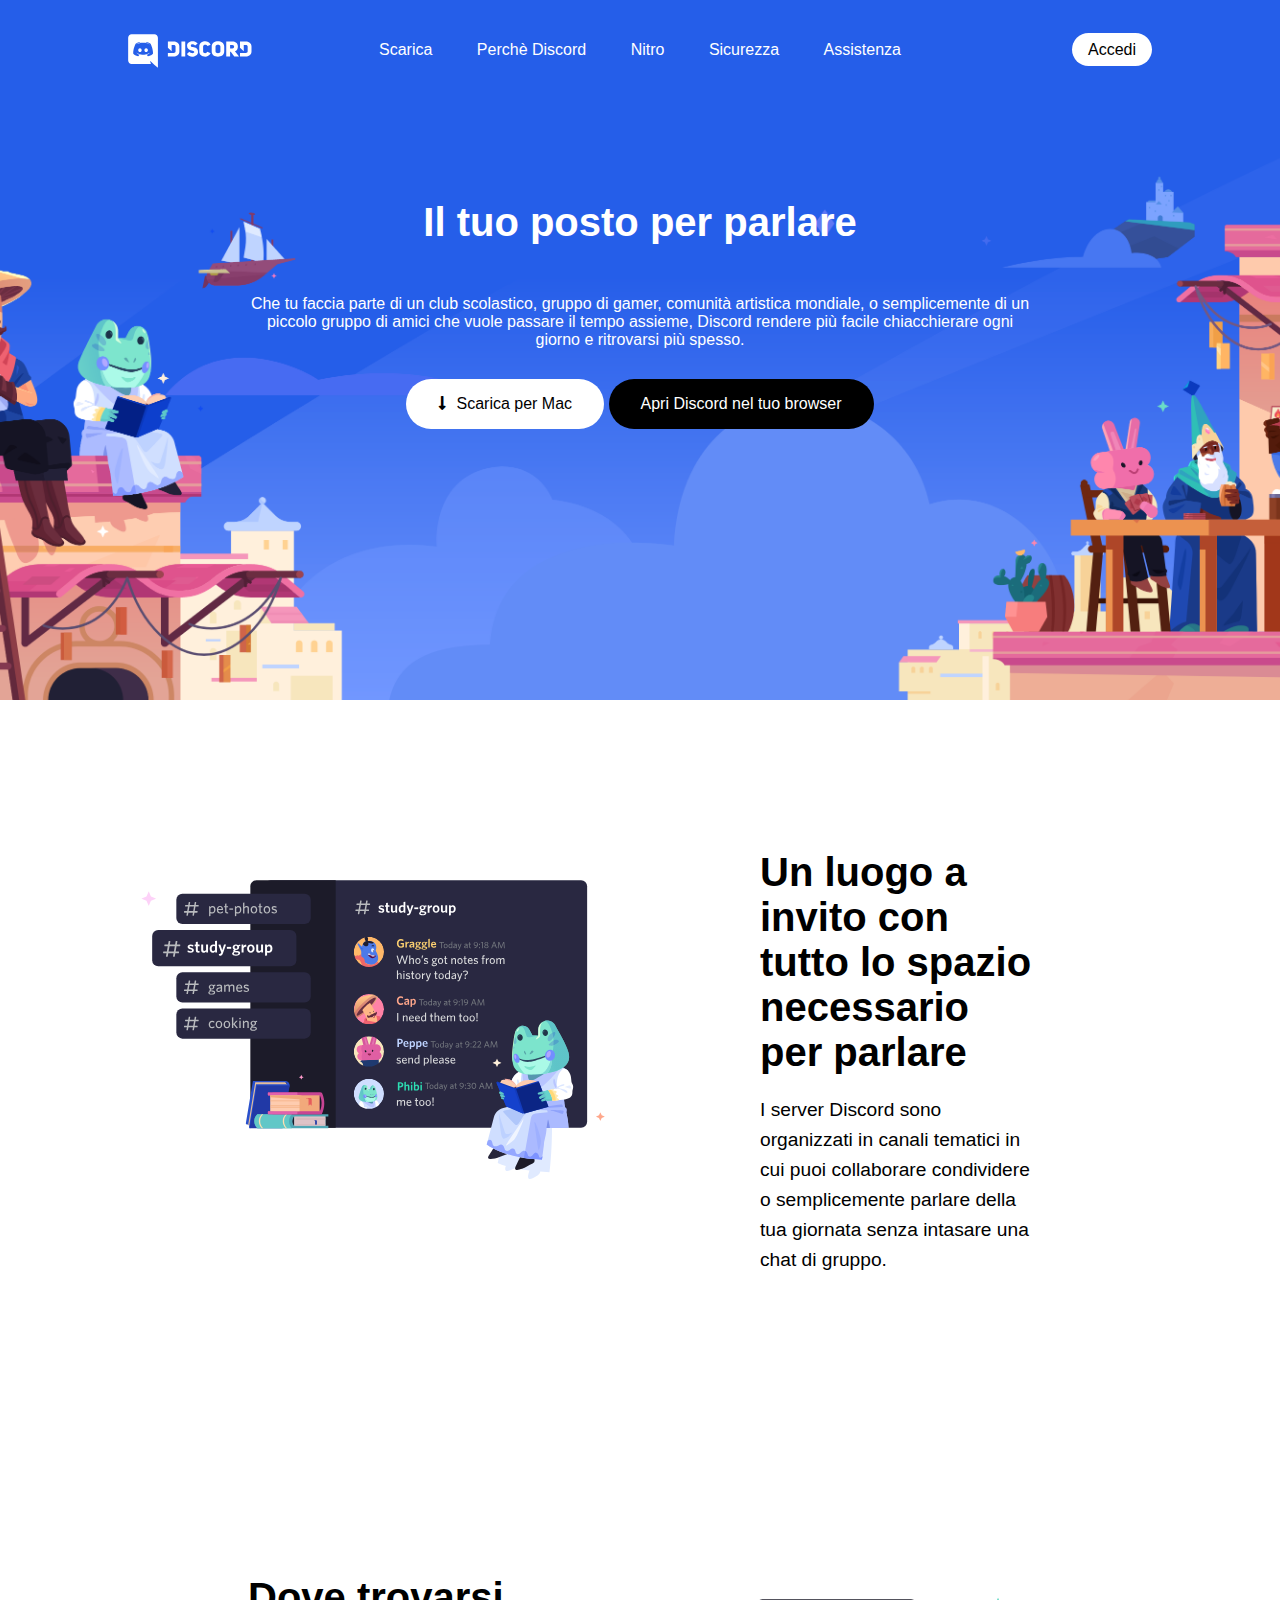
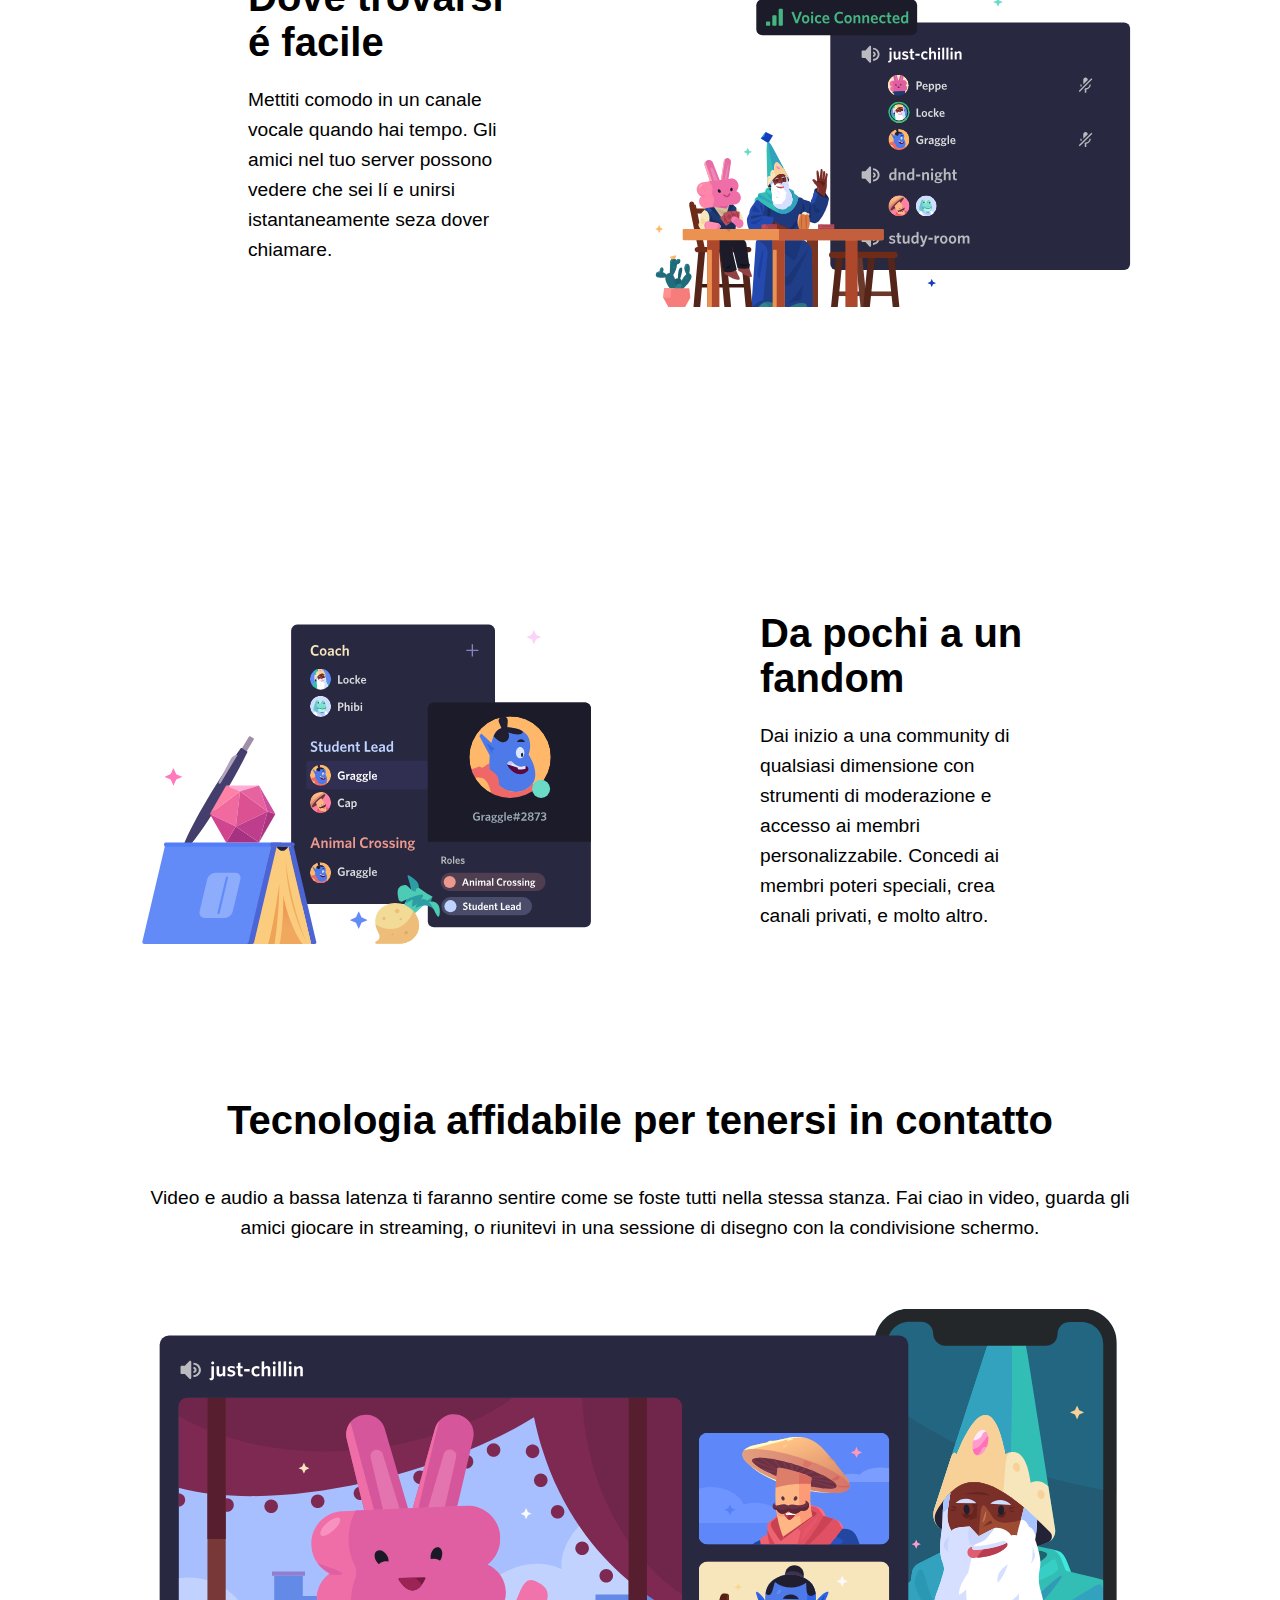
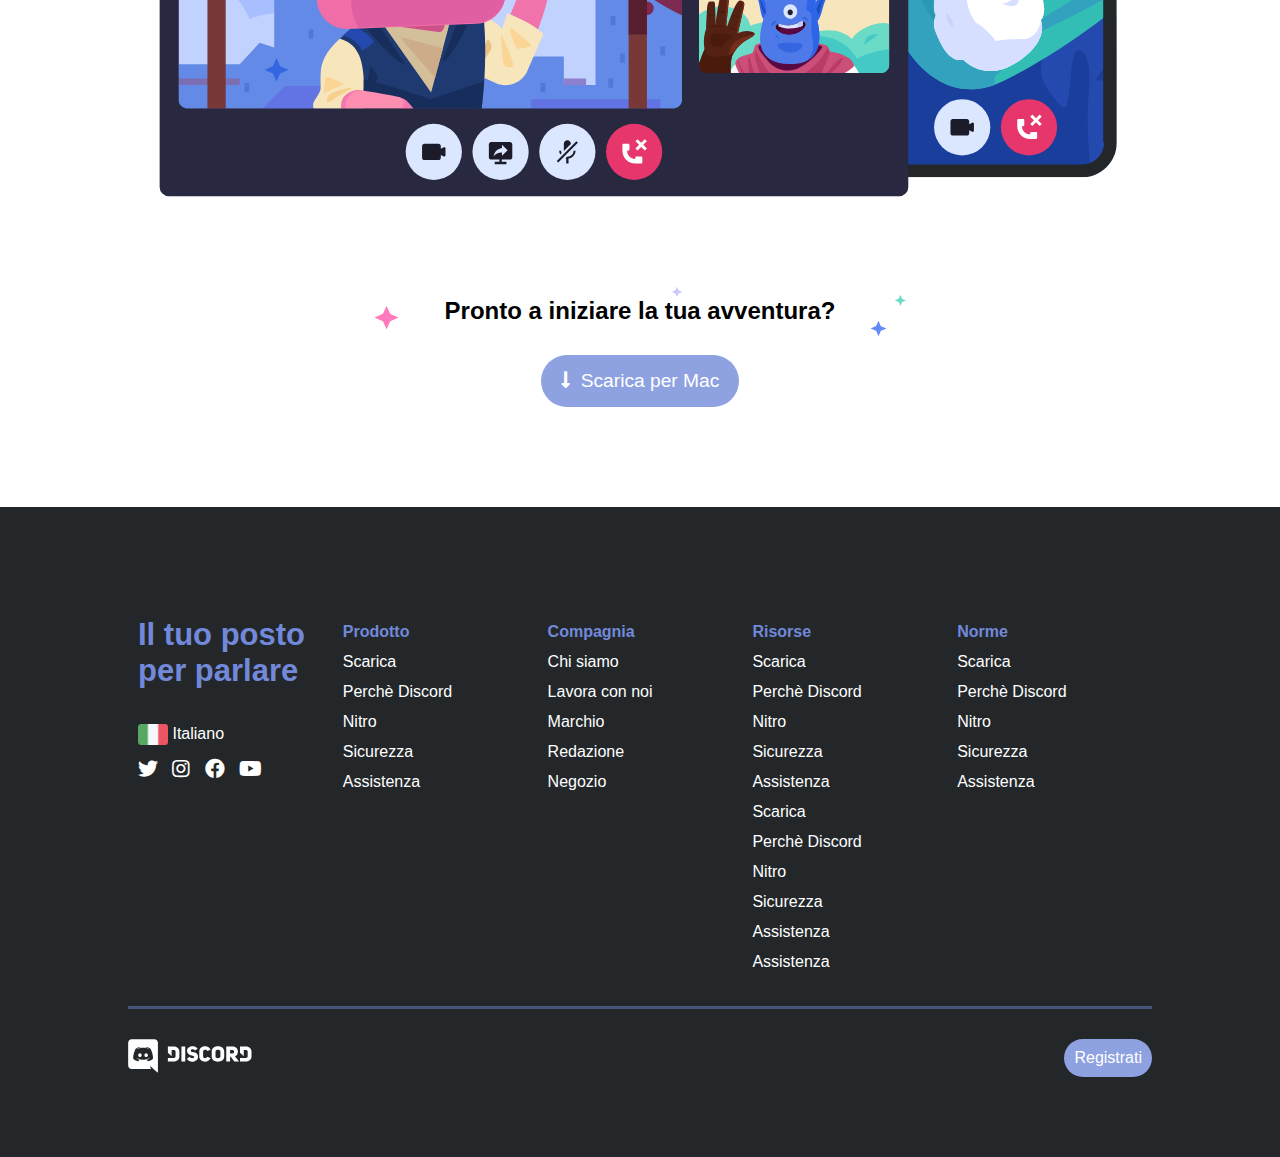
<file: index.html>
<!DOCTYPE html>
<html lang="en">
<head>
    <meta charset="UTF-8">
    <meta http-equiv="X-UA-Compatible" content="IE=edge">
    <meta name="viewport" content="width=device-width, initial-scale=1.0">
    <title>htmlcss-discord</title>
    <link rel="stylesheet" href="css/style.css">
    <link rel="stylesheet" href="https://cdnjs.cloudflare.com/ajax/libs/font-awesome/5.15.0/css/all.min.css"
</head>
<body>

    <!-- Inizio Header -->
    
    <header>
        <div class="contenitore">
            <div class="riga">

                <!-- Inizio Logo -->

                <div class="logo">
                    <a href="#">
                        <img src="img/logo.svg" alt="logo discord">
                    </a>
                </div>

                <!-- Fine Logo -->

                <!-- Inizio Nav -->

                <nav>
                    <ul>
                        <li><a href="#">Scarica</a></li>
                        <li><a href="#">Perch&egrave; Discord</a></li>
                        <li><a href="#"> Nitro</a></li>
                        <li><a href="#">Sicurezza</a></li>
                        <li><a href="#">Assistenza</a></li>
                    </ul>
                </nav>

                <!-- Fine Nav -->

                <!-- Inizio Login  -->

                <div id="login">
                    <a class="bottone" href="#">Accedi</a>
                </div>

                <!-- Fine Login -->

            </div>
        </div>
    </header>

    <!-- Fine Header -->

    <main>

    <!-- Inizio Jumbotron -->

    <section id="jumbotron">

        <!-- Inizio Primo Contenitore -->

        <div class="contenitore contenitore-primo">

            <h1>Il tuo posto per parlare</h1>
            <p>Che tu faccia parte di un club scolastico, gruppo di gamer, comunit&agrave; artistica mondiale, o semplicemente di un piccolo gruppo di amici che vuole passare il tempo assieme, Discord rendere pi&ugrave; facile chiacchierare ogni giorno e ritrovarsi pi&ugrave; spesso.</p>

            <a href="#" class="bottone bottone-grande">
                <i class="fas fa-long-arrow-alt-down"></i>Scarica per Mac
            </a> 
            <a href="#" class="bottone bottone-grande bottone-nero">Apri Discord nel tuo browser</a>
        </div>
        
    </section>

        <!-- Fine Primo Contenitore -->

        <!-- Inizio Secondo Contenitore -->

    <section >

            <div class="contenitore">


                <div class="cont riga">

                    <div class="sinistra">
                        <img src="img/item1.svg" alt="">
                    </div>

                    <div class="destra">
                        <div class="testo-destra">
                            <h2>Un luogo a invito con tutto lo spazio necessario per parlare</h2>
                            <p>I server Discord sono organizzati in canali tematici in cui puoi collaborare condividere o semplicemente parlare della tua giornata senza intasare una chat di gruppo.</p>
                        </div>
                    </div>

                </div>
                
            </div>

    </section>

    <!-- Fine Secondo Contenitore -->

    <!-- Inizio Terzo Contenitore -->
    
    <section >

        <div class="contenitore">


            <div class="cont riga">


                <div class="sinistra">
                    <div class="testo-destra">
                        <h2>Dove trovarsi &eacute; facile</h2>
                        <p>Mettiti comodo in un canale vocale quando hai tempo. Gli amici nel tuo server possono vedere che sei l&iacute; e unirsi istantaneamente seza dover chiamare.</p>
                    </div>
                </div>

                <div class="destra">
                    <img src="img/item2.svg" alt="">
                </div>

            </div>
            
        </div>

    </section>

    <!-- Fine terzo contenitore -->

    <!-- Inizio Quarto Contenitore -->

    <section >

        <div class="contenitore">


            <div class="cont riga">

                <div class="sinistra">
                    <img src="img/item3.svg" alt="">
                </div>

                <div class="destra">
                    <div class="testo-destra">
                        <h2>Da pochi a un fandom</h2>
                        <p> Dai inizio a una community di qualsiasi dimensione con strumenti di moderazione e accesso ai membri personalizzabile. Concedi ai membri poteri speciali, crea canali privati, e molto altro.</p>
                    </div>
                </div>

            </div>
            
        </div>

    </section>

    <!-- Fine Quarto Contenitore -->

    <!-- Inizio Quinto Contenitore -->
    <section id="download-discord">
        <div class="contenitore">
            <div class="testo-sopra">
                <h2>
                    Tecnologia affidabile per tenersi in contatto
                 </h2>
                <p>
                    Video e audio a bassa latenza ti faranno sentire come se foste tutti nella stessa stanza. Fai ciao in video, guarda gli amici giocare in streaming, o riunitevi in una sessione di disegno con la condivisione schermo.
                </p>
            </div>
            <img src="img/item4-big.svg" alt="" >
            <h2 id="stelline">
                Pronto a iniziare la tua avventura?
            </h2>
            <a href="#" class="bottone bottone-grande">
                <i class="fas fa-long-arrow-alt-down"></i>Scarica per Mac
            </a> 
        </div>
    </section>

    <!-- Fine quinto contenitore -->

    <!-- Inizio Footer -->

    <!-- Footer Alto -->

    <footer>
        <div class="contenitore">
            <div class="cont-footer-alto riga">
                <div class="colonna">
                    <ul>
                        <li>
                            <h2>Il tuo posto per parlare</h2>
                        </li>
                        <li>
                            <div class="cont-lingua">
                                <img class="bandiera" src="img/ita.png" alt="">
                                <span class="lingua">Italiano </span>
                            </div>
                        </li>
                        <li class="social">
                            <a href="#"><i class="fab fa-twitter"></i></i></a>
                            <a href="#"><i class="fab fa-instagram"></i></i></a>
                            <a href="#"><i class="fab fa-facebook"></i></a>
                            <a href="#"><i class="fab fa-youtube"></i></i></a>
                        </li>
                    </ul>
                </div>
                <div class="colonna">
                    <ul class="menu-footer">
                        <li>
                            <h4>Prodotto</h4>
                        </li>
                        <li>Scarica</li>
                        <li>Perchè Discord</li>
                        <li>Nitro</li>
                        <li>Sicurezza</li>
                        <li>Assistenza</li>
                    </ul>
                </div>
                <div class="colonna">
                    <ul class="menu-footer">
                        <li>
                            <h4>Compagnia</h4>
                        </li>
                        <li>Chi siamo</li>
                        <li>Lavora con noi</li>
                        <li>Marchio</li>
                        <li>Redazione</li>
                        <li>Negozio</li>
                    </ul>
                </div>
                <div class="colonna">
                    <ul class="menu-footer">
                        <li>
                            <h4>Risorse</h4>
                        </li>
                        <li>Scarica</li>
                        <li>Perchè Discord</li>
                        <li>Nitro</li>
                        <li>Sicurezza</li>
                        <li>Assistenza</li>
                        <li>Scarica</li>
                        <li>Perchè Discord</li>
                        <li>Nitro</li>
                        <li>Sicurezza</li>
                        <li>Assistenza</li>
                        <li>Assistenza</li>
                    </ul>
                </div>
                <div class="colonna">
                    <ul class="menu-footer">
                        <li>
                            <h4>Norme</h4>
                        </li>
                        <li>Scarica</li>
                        <li>Perchè Discord</li>
                        <li>Nitro</li>
                        <li>Sicurezza</li>
                        <li>Assistenza</li>
                    </ul>
                </div>
            </div>
            <hr>
            <!-- Footer Alto Fine -->

            <!-- Footer Basso Inizio -->

            <div class="cont-footer-basso riga">
                <div class="footer-logo logo">
                    <a href="#">
                        <img id="logo" src="img/logo.svg" alt="">
                    </a>   
                </div>
                <div class="footer-bottone">
                    <a class="bottone footer-bottone" href="#">Registrati</a>
                </div>

            </div>
        </div>
    </footer>
    </main>
</body>
</html>
</file>
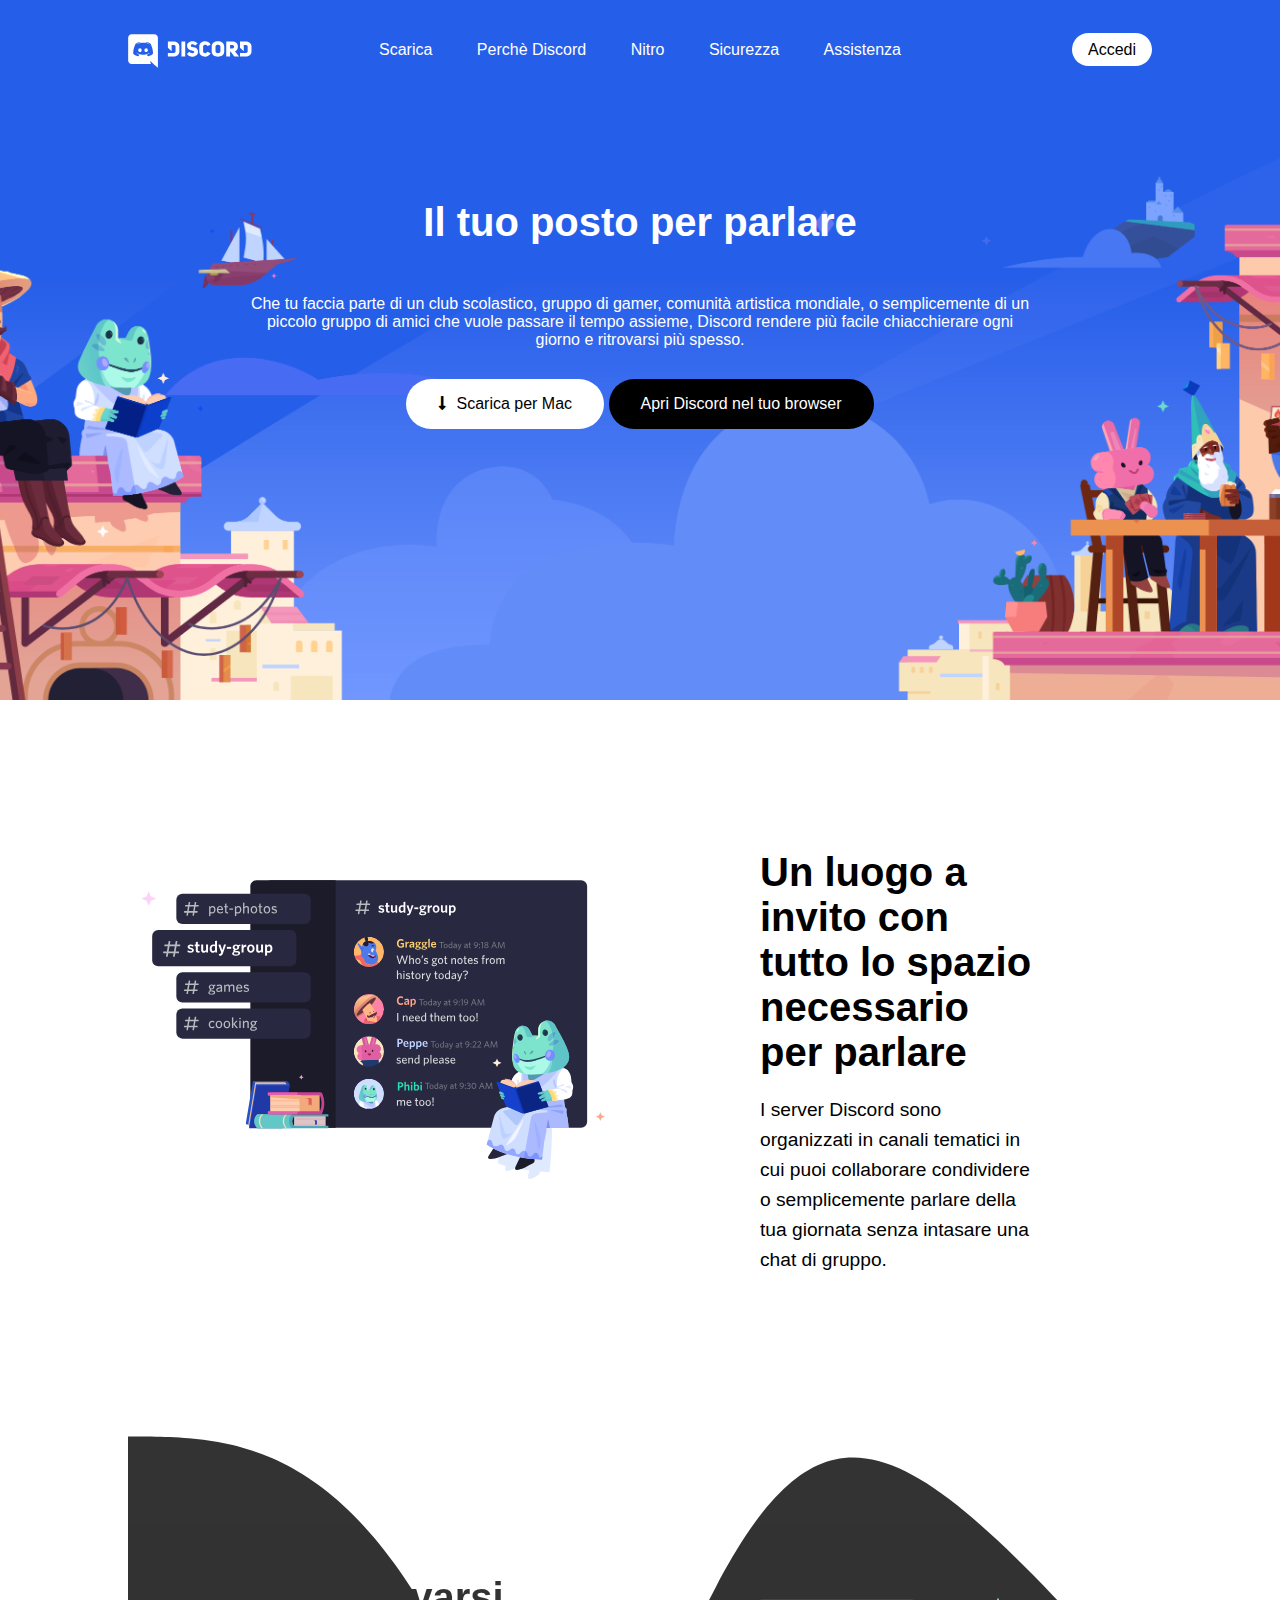
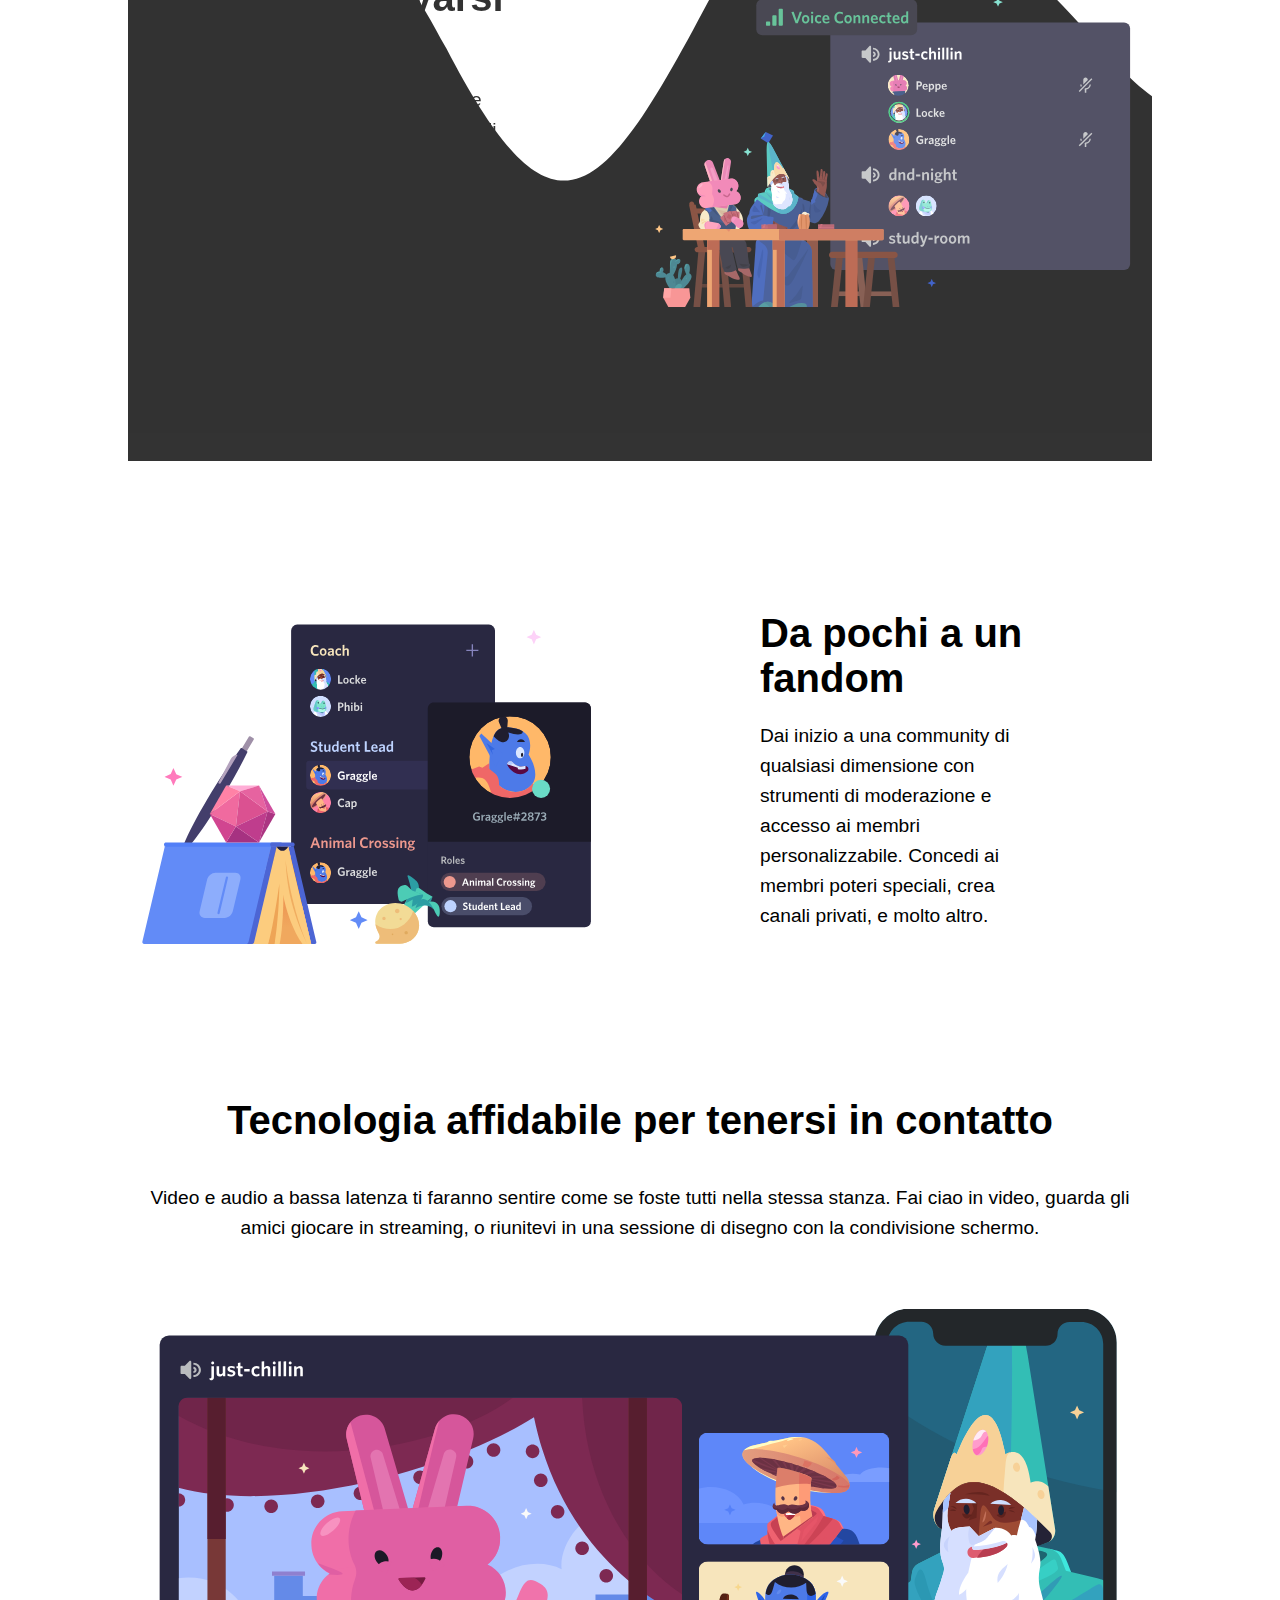
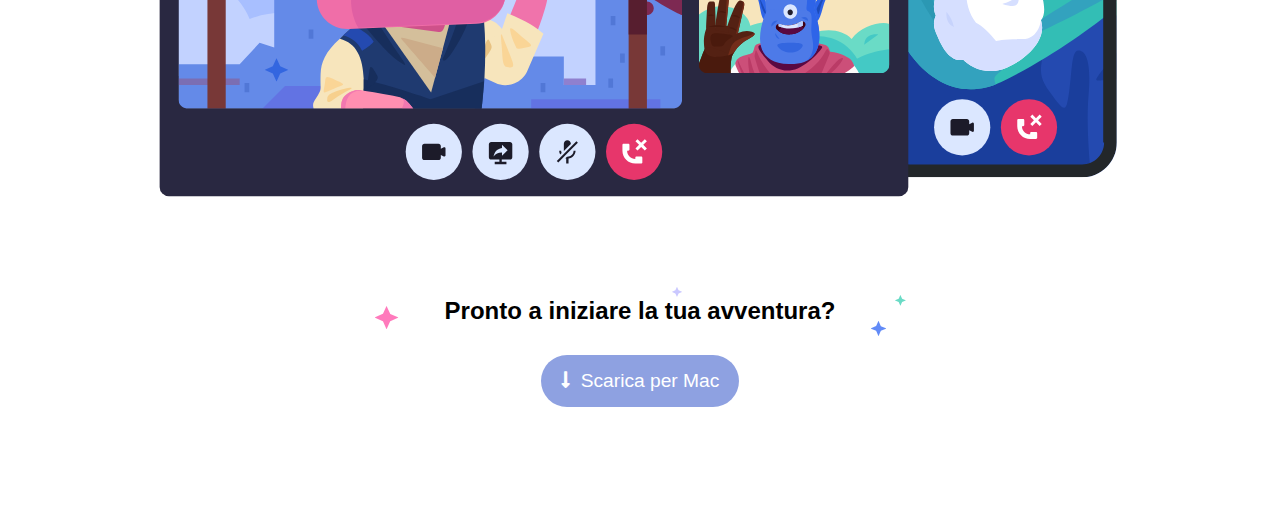
<file: bonus/index.html>
<!DOCTYPE html>
<html lang="en">
<head>
    <meta charset="UTF-8">
    <meta http-equiv="X-UA-Compatible" content="IE=edge">
    <meta name="viewport" content="width=device-width, initial-scale=1.0">
    <title>htmlcss-discord</title>
    <link rel="stylesheet" href="css/style.css">
    <link rel="stylesheet" href="https://cdnjs.cloudflare.com/ajax/libs/font-awesome/5.15.0/css/all.min.css"
</head>
<body>

    <!-- Inizio Header -->
    
    <header>
        <div class="contenitore">
            <div class="riga">

                <!-- Inizio Logo -->

                <div id="logo">
                    <a href="#">
                        <img src="img/logo.svg" alt="logo discord">
                    </a>
                </div>

                <!-- Fine Logo -->

                <!-- Inizio Nav -->

                <nav>
                    <ul>
                        <li><a href="#">Scarica</a></li>
                        <li><a href="#">Perch&egrave; Discord</a></li>
                        <li><a href="#"> Nitro</a></li>
                        <li><a href="#">Sicurezza</a></li>
                        <li><a href="#">Assistenza</a></li>
                    </ul>
                </nav>

                <!-- Fine Nav -->

                <!-- Inizio Login  -->

                <div id="login">
                    <a class="bottone" href="#">Accedi</a>
                </div>

                <!-- Fine Login -->

            </div>
        </div>
    </header>

    <!-- Fine Header -->

    <main>

    <!-- Inizio Jumbotron -->

    <section id="jumbotron">

        <!-- Inizio Primo Contenitore -->

        <div class="contenitore contenitore-primo">

            <h1>Il tuo posto per parlare</h1>
            <p>Che tu faccia parte di un club scolastico, gruppo di gamer, comunit&agrave; artistica mondiale, o semplicemente di un piccolo gruppo di amici che vuole passare il tempo assieme, Discord rendere pi&ugrave; facile chiacchierare ogni giorno e ritrovarsi pi&ugrave; spesso.</p>

            <a href="#" class="bottone bottone-grande">
                <i class="fas fa-long-arrow-alt-down"></i>Scarica per Mac
            </a> 
            <a href="#" class="bottone bottone-grande bottone-nero">Apri Discord nel tuo browser</a>
        </div>
        
    </section>

        <!-- Fine Primo Contenitore -->

        <!-- Inizio Secondo Contenitore -->

    <section >

            <div class="contenitore">


                <div class="cont riga">

                    <div class="sinistra">
                        <img src="img/item1.svg" alt="">
                    </div>

                    <div class="destra">
                        <div class="testo-destra">
                            <h2>Un luogo a invito con tutto lo spazio necessario per parlare</h2>
                            <p>I server Discord sono organizzati in canali tematici in cui puoi collaborare condividere o semplicemente parlare della tua giornata senza intasare una chat di gruppo.</p>
                        </div>
                    </div>

                </div>
                
            </div>

    </section>

    <!-- Fine Secondo Contenitore -->

    <!-- Inizio Terzo Contenitore -->
    
    <section >

        <div class="contenitore">


            <div class="cont riga terzo-contenitore">


                <div class="sinistra">
                    <div class="testo-destra">
                        <h2>Dove trovarsi &eacute; facile</h2>
                        <p>Mettiti comodo in un canale vocale quando hai tempo. Gli amici nel tuo server possono vedere che sei l&iacute; e unirsi istantaneamente seza dover chiamare.</p>
                    </div>
                </div>

                <div class="destra">
                    <img src="img/item2.svg" alt="">
                </div>

            </div>
            
        </div>

    </section>

    <!-- Fine terzo contenitore -->

    <!-- Inizio Quarto Contenitore -->

    <section >

        <div class="contenitore">


            <div class="cont riga">

                <div class="sinistra">
                    <img src="img/item3.svg" alt="">
                </div>

                <div class="destra">
                    <div class="testo-destra">
                        <h2>Da pochi a un fandom</h2>
                        <p> Dai inizio a una community di qualsiasi dimensione con strumenti di moderazione e accesso ai membri personalizzabile. Concedi ai membri poteri speciali, crea canali privati, e molto altro.</p>
                    </div>
                </div>

            </div>
            
        </div>

    </section>

    <!-- Fine Quarto Contenitore -->

    <!-- Inizio Quinto Contenitore -->
    <section id="download-discord">
        <div class="contenitore">
            <div class="testo-sopra">
                <h2>
                    Tecnologia affidabile per tenersi in contatto
                 </h2>
                <p>
                    Video e audio a bassa latenza ti faranno sentire come se foste tutti nella stessa stanza. Fai ciao in video, guarda gli amici giocare in streaming, o riunitevi in una sessione di disegno con la condivisione schermo.
                </p>
            </div>
            <img src="img/item4-big.svg" alt="" >
            <h2 id="stelline">
                Pronto a iniziare la tua avventura?
            </h2>
            <a href="#" class="bottone bottone-grande">
                <i class="fas fa-long-arrow-alt-down"></i>Scarica per Mac
            </a> 
        </div>
    </section>

    <!-- Fine quinto contenitore -->
</file>
<file: css/style.css>
/* Inizio Common */

* {
    margin: 0;
    padding: 0;
    box-sizing: border-box;
}

html {
    font-family: Arial, Helvetica, sans-serif;
}

/* Fine Common */

/* Inizio Header */
.contenitore {
    width: 80%;
    max-width: 1180px;
    margin: 0 auto;
    height: 100%;
}

.riga:after {
    content: "";
    display: table;
    clear: both;
}

.bottone {
    background-color: white;
    text-decoration: none;
    display: inline-block;
    border-radius: 40px;
    color: black;
    padding: 8px 16px;
}

.bottone.bottone-grande {
    padding: 16px 32px;
}

.bottone.bottone-nero {
    background-color: black;
    color: white;
}

header {
    background-color: #255ee9;
    height: 100px;
    line-height: 100px;
}

#login .bottone {
    display: inline;
}

.logo {
    float: left;
    width: 15%;
}

.logo img {
    vertical-align: middle;
}

header nav {
    float: left;
    width: 70%;
}

header nav ul {
    text-align: center;
}

header nav ul li {
    display: inline-block;
}

header nav a {
    color: white;
    text-decoration: none;
    margin:  0px 20px;
}

#login {
    float: right;
    width: 15%;
    text-align: right;
}

/* Fine Header */

/* Inizio Jumbotron */

#jumbotron {
    background-image: url('../img/jumbo.png');
    background-size: cover;
    background-position: center;
    min-height: 600px;
    height: 500px;
}

#jumbotron .contenitore {
    max-width: 780px;
    text-align: center;
}

#jumbotron h1 {
    padding-top: 100px;
    margin-bottom: 50px;
    font-size: 2.5em;

}

#jumbotron p {
    margin-bottom: 30px;
    
}

#jumbotron .contenitore-primo  {
    color: white;
}

.fas {
    margin-right: 10px;
}

/*  primi 4 Contenitore jumbo */


.cont {
    padding: 150px 0;
}

.sinistra {
    float: left;
    width: 50%;
}

.sinistra img {
    width: 100%;
}

.destra {
    float: right;
    width: 50%;
}

.testo-destra {
    padding: 0 120px;
}

.destra h2 {
    margin-bottom: 20px;
    font-size: 2.5em;
}

.destra p {
    line-height: 30px;
    font-size: 1.2em;
}

.destra img {
    width: 100%;
}

.testo-sinistra {
    padding: 0 120px;
}

.sinistra h2 {
    margin-bottom: 20px;
    font-size: 2.5em;
}

.sinistra p {
    line-height: 30px;
    font-size: 1.2em;
}
 
/* Fine primi 4 contenitori jumbo */

.testo-sopra {
    text-align: center;
}

.testo-sopra h2 {
    font-size: 2.5em;
    margin-bottom: 40px;
}
 
.testo-sopra p {
    font-size: 1.2em;
    line-height: 30px;
}

#download-discord {
    padding-bottom: 100px;
    text-align: center;
}

#download-discord img {
    width: 100%;
}

#stelline {
    background-image: url("../img/stars.svg");
    background-position: center;
    background-repeat: no-repeat;
    padding: 30px 0;
}

#download-discord .bottone.bottone-grande {
    background-color: #8ea1e1;
    color: white;
    font-size: 1.2em;
    padding: 15px 20px;
}

  /* Finito ultimo contenitore jumbo */


      /* Inizio Footer */

footer {
    height: 650px;
    background-color: #23272a;
    color: white;
}
  
.cont-footer-alto {
    height: 500px;
    padding: 100px 0;
    border-bottom: 1px solid #4A5882;
}
  
.colonna {
    width: calc(100% / 5);
    height: 200px;
    padding: 10px;
    float: left;
}
  
.cont-lingua {
    padding-bottom: 10px;
}

.cont-footer-alto ul li {
    list-style-type: none;
}
  
.cont-footer-alto h2{
    color: #7289da;
    font-size: 31px;
    margin-bottom: 30px;
}
  
.cont-footer-alto h4{
    color: #7289da;
}
  
.bandiera {
    width: 30px;
    display: inline-block;
    vertical-align: middle;
}
  
.lingua {
    color: white;
    display: inline-block;
    vertical-align: middle;
    line-height: 30px;
}
    
.social a {
    padding-right: 10px;
}
  
.social i {
    color: white;
    font-size: 20px;
}
  

.menu-footer{
    line-height: 30px;
}


  /* Aggiunta Footer Basso */

hr {
    border: 1px solid #465379;
}

.cont-footer-basso {
    padding-top: 30px;
}

.footer-logo{
    float: left;
}
  
.footer-bottone{
    float: right;
}
  
.bottone.footer-bottone{
    padding: 10px 10px;
    background-color: #8ea1e1;
    color: white;
}
</file>
<file: bonus/css/style.css>
.terzo-contenitore {
    width: 100%;
    background-image: url(../img/wave.svg);
    opacity: 0.8;    
}




/* Inizio Common */

* {
    margin: 0;
    padding: 0;
    box-sizing: border-box;
}

html {
    font-family: Arial, Helvetica, sans-serif;
}

/* Fine Common */

/* Inizio Header */
.contenitore {
    width: 80%;
    max-width: 1180px;
    margin: 0 auto;
    height: 100%;
}

.riga:after {
    content: "";
    display: table;
    clear: both;
}

.bottone {
    background-color: white;
    text-decoration: none;
    display: inline-block;
    border-radius: 40px;
    color: black;
    padding: 8px 16px;
}

.bottone.bottone-grande {
    padding: 16px 32px;
}

.bottone.bottone-nero {
    background-color: black;
    color: white;
}

header {
    background-color: #255ee9;
    height: 100px;
    line-height: 100px;
}

#login .bottone {
    display: inline;
}

#logo {
    float: left;
    width: 15%;
}

#logo img {
    vertical-align: middle;
}

header nav {
    float: left;
    width: 70%;
}

header nav ul {
    text-align: center;
}

header nav ul li {
    display: inline-block;
}

header nav a {
    color: white;
    text-decoration: none;
    margin:  0px 20px;
}

#login {
    float: right;
    width: 15%;
    text-align: right;
}

/* Fine Header */

/* Inizio Jumbotron */

 #jumbotron {
    background-image: url('../img/jumbo.png');
    background-size: cover;
    background-position: center;
    min-height: 600px;
    height: 500px;
 }

 #jumbotron .contenitore {
    max-width: 780px;
    text-align: center;
 }

 #jumbotron h1 {
    padding-top: 100px;
    margin-bottom: 50px;
    font-size: 2.5em;

 }

 #jumbotron p {
    margin-bottom: 30px;
    
 }

 #jumbotron .contenitore-primo  {
    color: white;
}

 .fas {
    margin-right: 10px;
 }

 /*  primi 4 Contenitore jumbo */


 .cont {
    padding: 150px 0;
 }

 .sinistra {
    float: left;
    width: 50%;
 }

 .sinistra img {
    width: 100%;
 }

 .destra {
    float: right;
    width: 50%;
 }

 .testo-destra {
    padding: 0 120px;
 }

 .destra h2 {
    margin-bottom: 20px;
    font-size: 2.5em;
 }

 .destra p {
    line-height: 30px;
    font-size: 1.2em;
 }

 .destra img {
    width: 100%;
 }

 .testo-sinistra {
    padding: 0 120px;
 }

 .sinistra h2 {
    margin-bottom: 20px;
    font-size: 2.5em;
 }

 .sinistra p {
    line-height: 30px;
    font-size: 1.2em;
 }
 
 /* Fine primi 4 contenitori jumbo */

 .testo-sopra {
     text-align: center;
 }

 .testo-sopra h2 {
    font-size: 2.5em;
    margin-bottom: 40px;
 }
 
 .testo-sopra p {
    font-size: 1.2em;
    line-height: 30px;
}

#download-discord {
    padding-bottom: 100px;
    text-align: center;
}

#download-discord img {
    width: 100%;
}

#stelline {
    background-image: url("../img/stars.svg");
    background-position: center;
    background-repeat: no-repeat;
    padding: 30px 0;
}

#download-discord .bottone.bottone-grande {
    background-color: #8ea1e1;
    color: white;
    font-size: 1.2em;
    padding: 15px 20px;
  }

  /* Finito ultimo contenitore jumbo */
</file>
